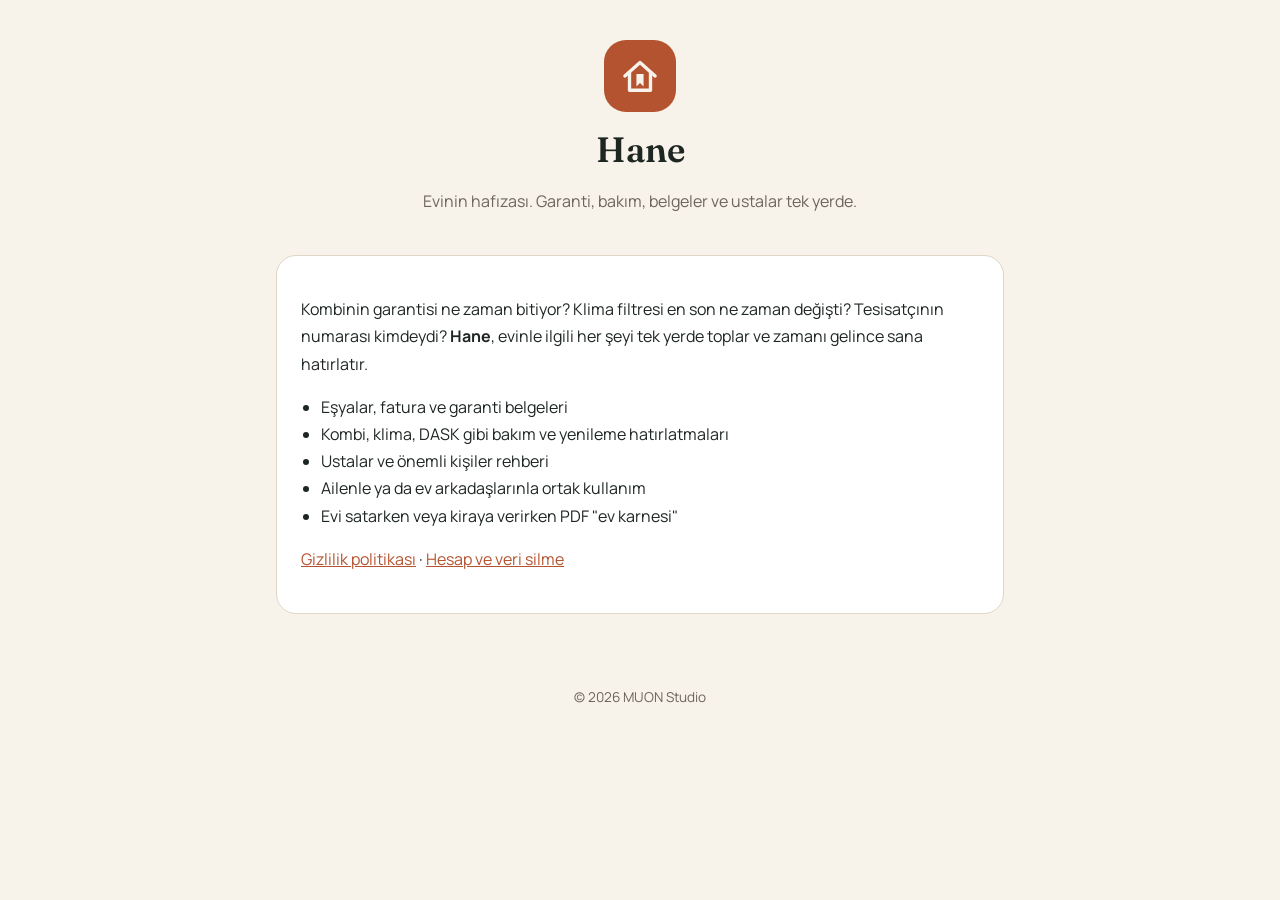
<file: index.html>
<!DOCTYPE html><html lang="tr"><head><meta charset="utf-8"><meta name="viewport" content="width=device-width,initial-scale=1"><link rel="preconnect" href="https://fonts.googleapis.com"><link href="https://fonts.googleapis.com/css2?family=Fraunces:wght@600&family=Manrope:wght@400;700&display=swap" rel="stylesheet"><link rel="stylesheet" href="style.css"><title>Hane — Evinin hafızası</title><meta name="description" content="Garanti, bakım, belgeler ve ustalar tek yerde."></head><body>
<header><div class="logo"><svg viewBox="0 0 100 100" fill="none" stroke="#F7F2EA" stroke-width="8" stroke-linecap="round" stroke-linejoin="round"><path d="M14 50 50 18 86 50"/><path d="M25 41v43h50V41"/><path d="M41.5 45h17v30L50 66.5 41.5 75z" fill="#F7F2EA" stroke="none"/></svg></div><h1>Hane</h1><p class="muted">Evinin hafızası. Garanti, bakım, belgeler ve ustalar tek yerde.</p></header>
<main><div class="card">
<p>Kombinin garantisi ne zaman bitiyor? Klima filtresi en son ne zaman değişti? Tesisatçının numarası kimdeydi? <strong>Hane</strong>, evinle ilgili her şeyi tek yerde toplar ve zamanı gelince sana hatırlatır.</p>
<ul>
<li>Eşyalar, fatura ve garanti belgeleri</li>
<li>Kombi, klima, DASK gibi bakım ve yenileme hatırlatmaları</li>
<li>Ustalar ve önemli kişiler rehberi</li>
<li>Ailenle ya da ev arkadaşlarınla ortak kullanım</li>
<li>Evi satarken veya kiraya verirken PDF "ev karnesi"</li>
</ul>
<p><a href="gizlilik.html">Gizlilik politikası</a> · <a href="hesap-silme.html">Hesap ve veri silme</a></p>
</div></main>
<footer>© 2026 MUON Studio</footer></body></html>
</file>
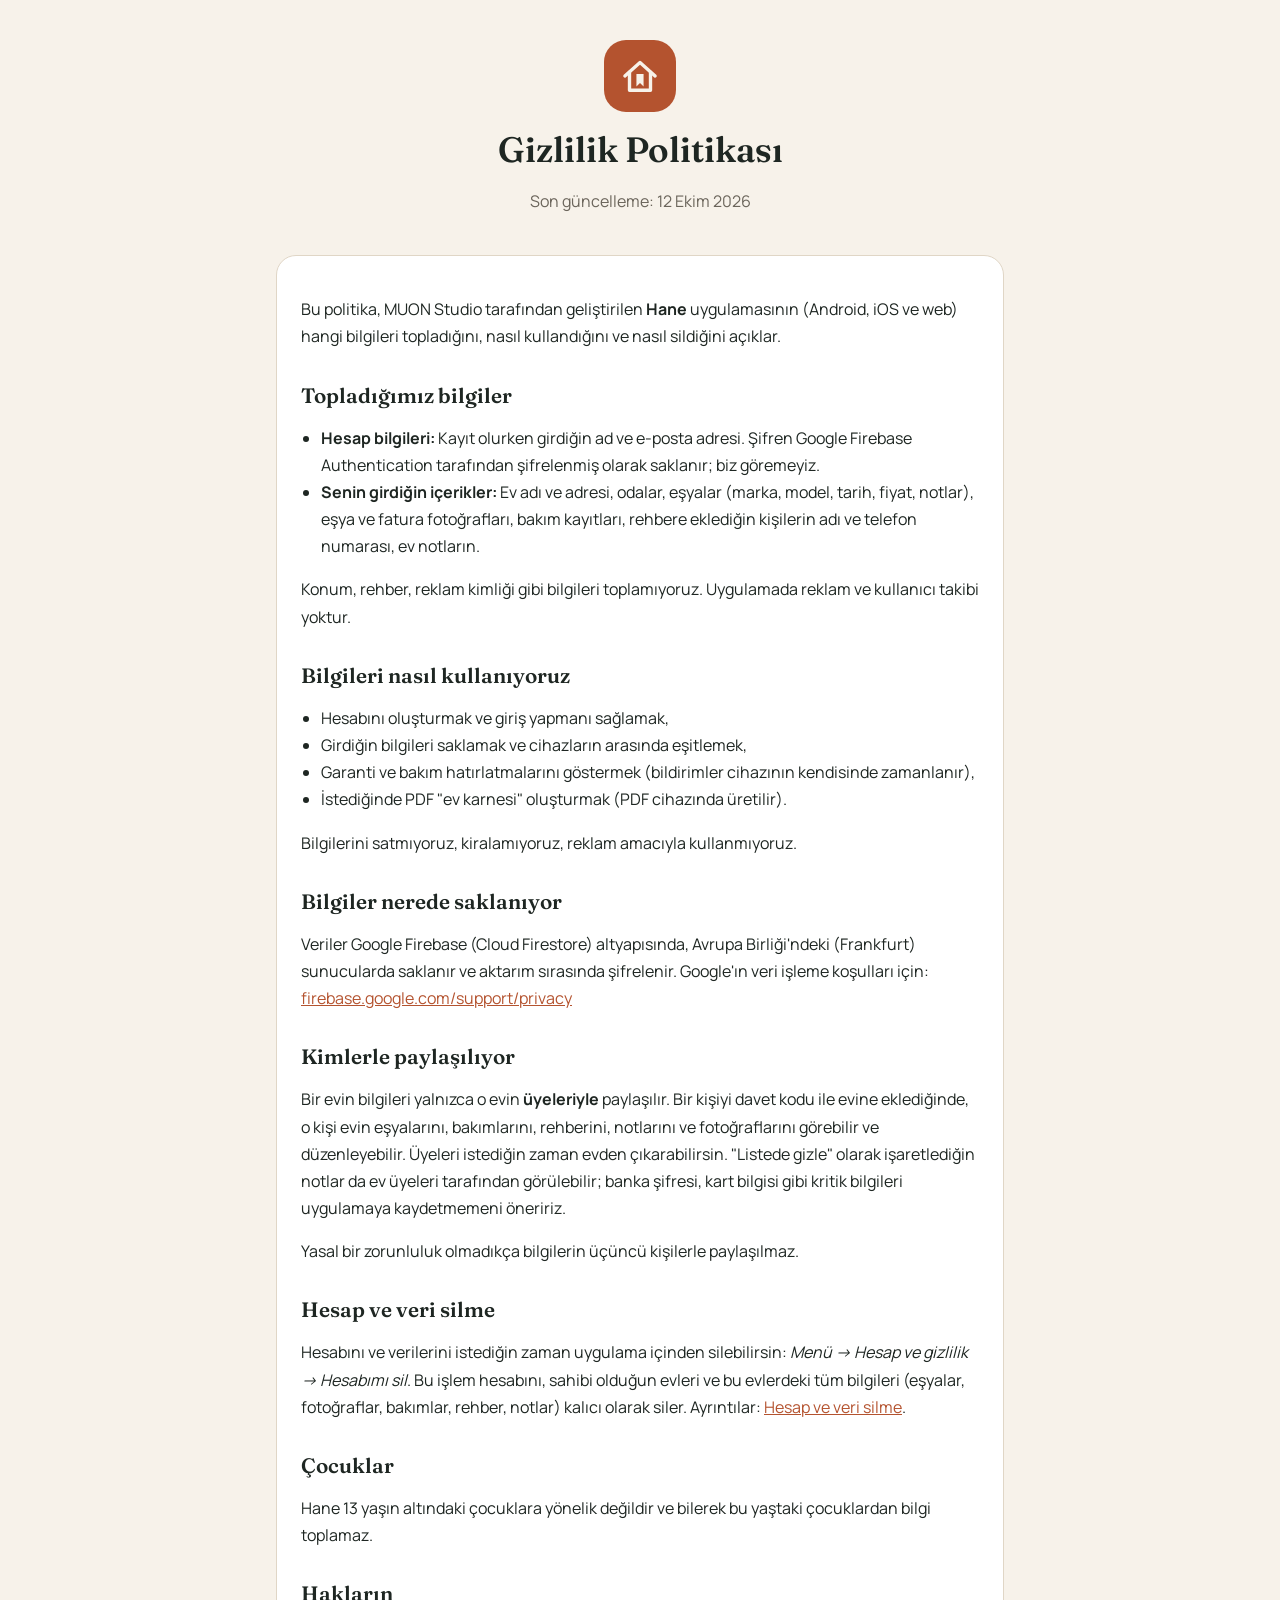
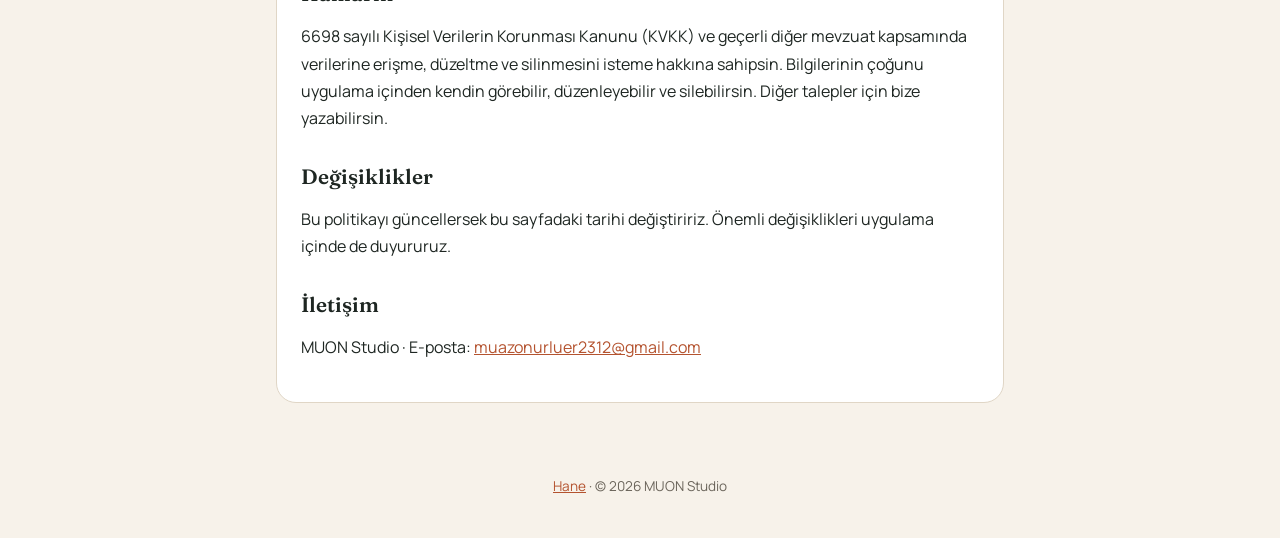
<file: gizlilik.html>
<!DOCTYPE html><html lang="tr"><head><meta charset="utf-8"><meta name="viewport" content="width=device-width,initial-scale=1"><link rel="preconnect" href="https://fonts.googleapis.com"><link href="https://fonts.googleapis.com/css2?family=Fraunces:wght@600&family=Manrope:wght@400;700&display=swap" rel="stylesheet"><link rel="stylesheet" href="style.css"><title>Gizlilik Politikası — Hane</title></head><body>
<header><div class="logo"><svg viewBox="0 0 100 100" fill="none" stroke="#F7F2EA" stroke-width="8" stroke-linecap="round" stroke-linejoin="round"><path d="M14 50 50 18 86 50"/><path d="M25 41v43h50V41"/><path d="M41.5 45h17v30L50 66.5 41.5 75z" fill="#F7F2EA" stroke="none"/></svg></div><h1>Gizlilik Politikası</h1><p class="muted">Son güncelleme: 12 Ekim 2026</p></header>
<main><div class="card">
<p>Bu politika, MUON Studio tarafından geliştirilen <strong>Hane</strong> uygulamasının (Android, iOS ve web) hangi bilgileri topladığını, nasıl kullandığını ve nasıl sildiğini açıklar.</p>

<h2>Topladığımız bilgiler</h2>
<ul>
<li><strong>Hesap bilgileri:</strong> Kayıt olurken girdiğin ad ve e-posta adresi. Şifren Google Firebase Authentication tarafından şifrelenmiş olarak saklanır; biz göremeyiz.</li>
<li><strong>Senin girdiğin içerikler:</strong> Ev adı ve adresi, odalar, eşyalar (marka, model, tarih, fiyat, notlar), eşya ve fatura fotoğrafları, bakım kayıtları, rehbere eklediğin kişilerin adı ve telefon numarası, ev notların.</li>
</ul>
<p>Konum, rehber, reklam kimliği gibi bilgileri toplamıyoruz. Uygulamada reklam ve kullanıcı takibi yoktur.</p>

<h2>Bilgileri nasıl kullanıyoruz</h2>
<ul>
<li>Hesabını oluşturmak ve giriş yapmanı sağlamak,</li>
<li>Girdiğin bilgileri saklamak ve cihazların arasında eşitlemek,</li>
<li>Garanti ve bakım hatırlatmalarını göstermek (bildirimler cihazının kendisinde zamanlanır),</li>
<li>İstediğinde PDF "ev karnesi" oluşturmak (PDF cihazında üretilir).</li>
</ul>
<p>Bilgilerini satmıyoruz, kiralamıyoruz, reklam amacıyla kullanmıyoruz.</p>

<h2>Bilgiler nerede saklanıyor</h2>
<p>Veriler Google Firebase (Cloud Firestore) altyapısında, Avrupa Birliği'ndeki (Frankfurt) sunucularda saklanır ve aktarım sırasında şifrelenir. Google'ın veri işleme koşulları için: <a href="https://firebase.google.com/support/privacy" rel="noopener">firebase.google.com/support/privacy</a></p>

<h2>Kimlerle paylaşılıyor</h2>
<p>Bir evin bilgileri yalnızca o evin <strong>üyeleriyle</strong> paylaşılır. Bir kişiyi davet kodu ile evine eklediğinde, o kişi evin eşyalarını, bakımlarını, rehberini, notlarını ve fotoğraflarını görebilir ve düzenleyebilir. Üyeleri istediğin zaman evden çıkarabilirsin. "Listede gizle" olarak işaretlediğin notlar da ev üyeleri tarafından görülebilir; banka şifresi, kart bilgisi gibi kritik bilgileri uygulamaya kaydetmemeni öneririz.</p>
<p>Yasal bir zorunluluk olmadıkça bilgilerin üçüncü kişilerle paylaşılmaz.</p>

<h2>Hesap ve veri silme</h2>
<p>Hesabını ve verilerini istediğin zaman uygulama içinden silebilirsin: <em>Menü → Hesap ve gizlilik → Hesabımı sil</em>. Bu işlem hesabını, sahibi olduğun evleri ve bu evlerdeki tüm bilgileri (eşyalar, fotoğraflar, bakımlar, rehber, notlar) kalıcı olarak siler. Ayrıntılar: <a href="hesap-silme.html">Hesap ve veri silme</a>.</p>

<h2>Çocuklar</h2>
<p>Hane 13 yaşın altındaki çocuklara yönelik değildir ve bilerek bu yaştaki çocuklardan bilgi toplamaz.</p>

<h2>Hakların</h2>
<p>6698 sayılı Kişisel Verilerin Korunması Kanunu (KVKK) ve geçerli diğer mevzuat kapsamında verilerine erişme, düzeltme ve silinmesini isteme hakkına sahipsin. Bilgilerinin çoğunu uygulama içinden kendin görebilir, düzenleyebilir ve silebilirsin. Diğer talepler için bize yazabilirsin.</p>

<h2>Değişiklikler</h2>
<p>Bu politikayı güncellersek bu sayfadaki tarihi değiştiririz. Önemli değişiklikleri uygulama içinde de duyururuz.</p>

<h2>İletişim</h2>
<p>MUON Studio · E-posta: <a href="mailto:muazonurluer2312@gmail.com">muazonurluer2312@gmail.com</a></p>
</div></main>
<footer><a href="index.html">Hane</a> · © 2026 MUON Studio</footer></body></html>
</file>
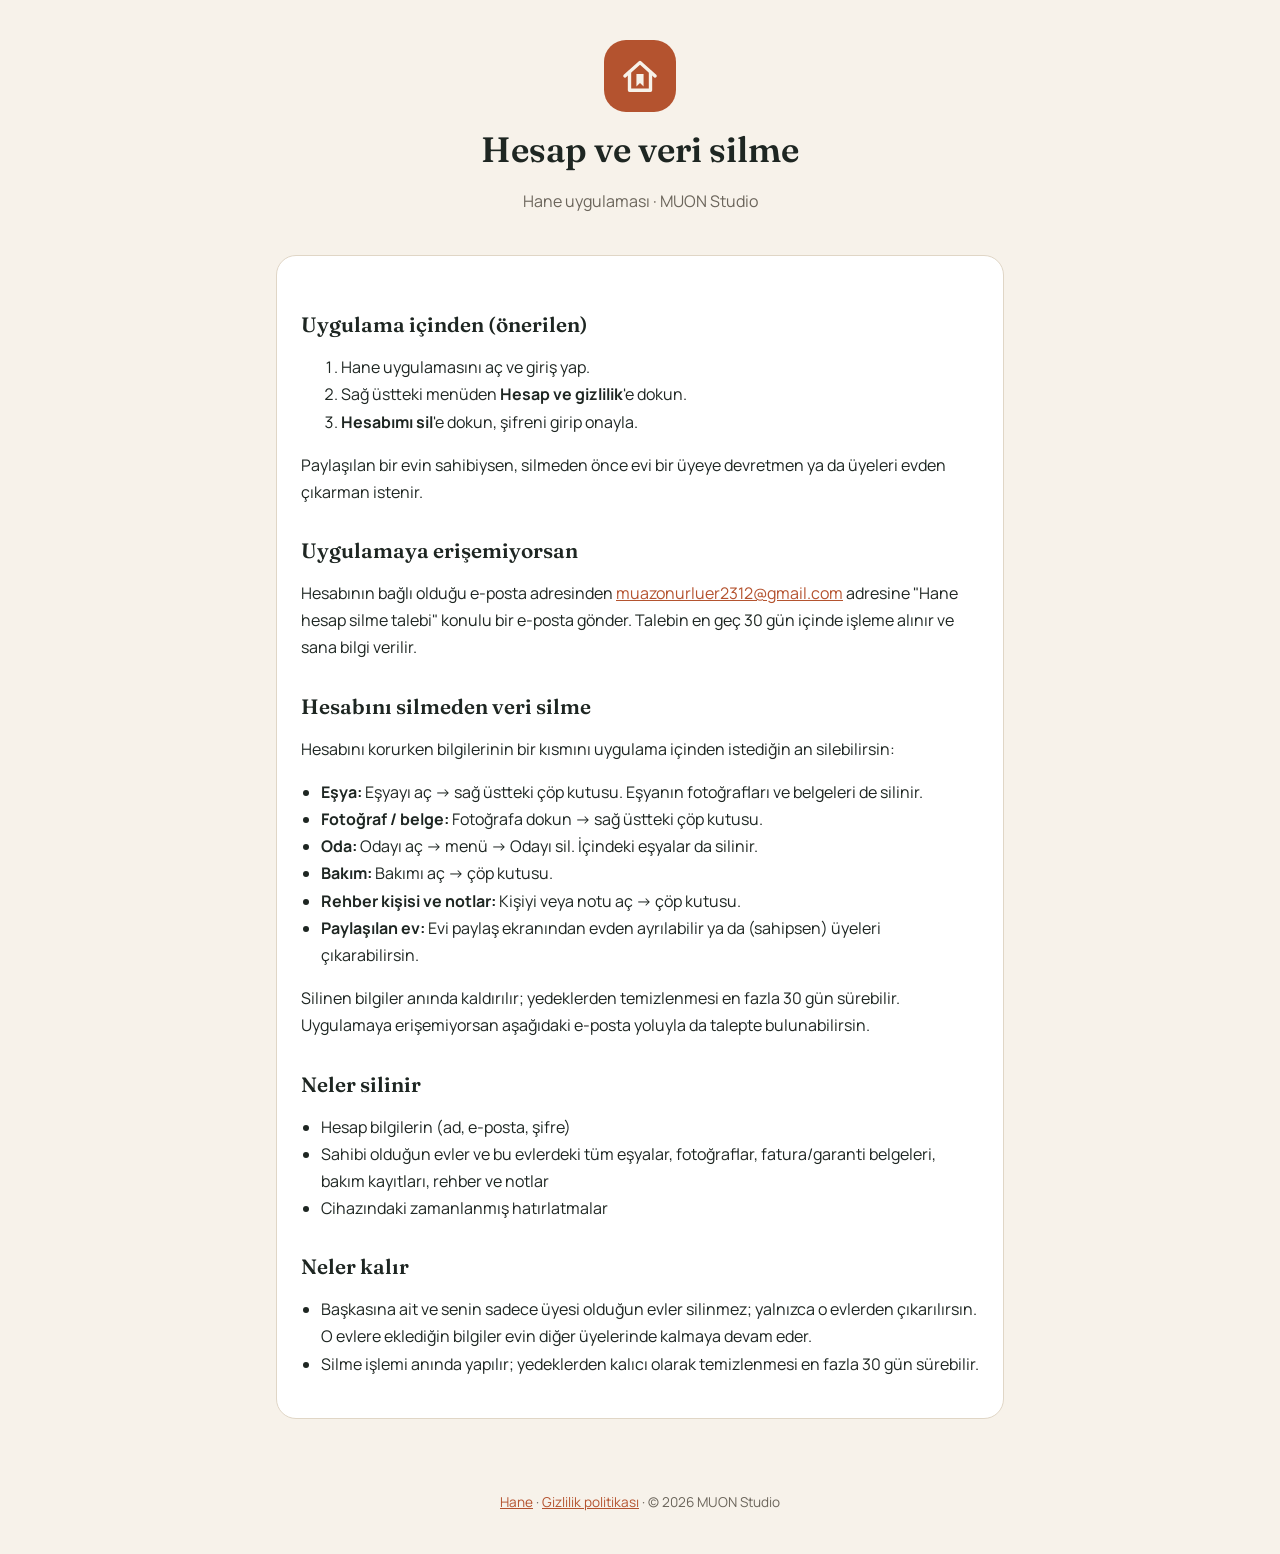
<file: hesap-silme.html>
<!DOCTYPE html><html lang="tr"><head><meta charset="utf-8"><meta name="viewport" content="width=device-width,initial-scale=1"><link rel="preconnect" href="https://fonts.googleapis.com"><link href="https://fonts.googleapis.com/css2?family=Fraunces:wght@600&family=Manrope:wght@400;700&display=swap" rel="stylesheet"><link rel="stylesheet" href="style.css"><title>Hesap ve Veri Silme — Hane</title></head><body>
<header><div class="logo"><svg viewBox="0 0 100 100" fill="none" stroke="#F7F2EA" stroke-width="8" stroke-linecap="round" stroke-linejoin="round"><path d="M14 50 50 18 86 50"/><path d="M25 41v43h50V41"/><path d="M41.5 45h17v30L50 66.5 41.5 75z" fill="#F7F2EA" stroke="none"/></svg></div><h1>Hesap ve veri silme</h1><p class="muted">Hane uygulaması · MUON Studio</p></header>
<main><div class="card">
<h2>Uygulama içinden (önerilen)</h2>
<ol>
<li>Hane uygulamasını aç ve giriş yap.</li>
<li>Sağ üstteki menüden <strong>Hesap ve gizlilik</strong>'e dokun.</li>
<li><strong>Hesabımı sil</strong>'e dokun, şifreni girip onayla.</li>
</ol>
<p>Paylaşılan bir evin sahibiysen, silmeden önce evi bir üyeye devretmen ya da üyeleri evden çıkarman istenir.</p>

<h2>Uygulamaya erişemiyorsan</h2>
<p>Hesabının bağlı olduğu e-posta adresinden <a href="mailto:muazonurluer2312@gmail.com?subject=Hane%20hesap%20silme%20talebi">muazonurluer2312@gmail.com</a> adresine "Hane hesap silme talebi" konulu bir e-posta gönder. Talebin en geç 30 gün içinde işleme alınır ve sana bilgi verilir.</p>
<h2>Hesabını silmeden veri silme</h2>
<p>Hesabını korurken bilgilerinin bir kısmını uygulama içinden istediğin an silebilirsin:</p>
<ul>
<li><strong>Eşya:</strong> Eşyayı aç → sağ üstteki çöp kutusu. Eşyanın fotoğrafları ve belgeleri de silinir.</li>
<li><strong>Fotoğraf / belge:</strong> Fotoğrafa dokun → sağ üstteki çöp kutusu.</li>
<li><strong>Oda:</strong> Odayı aç → menü → Odayı sil. İçindeki eşyalar da silinir.</li>
<li><strong>Bakım:</strong> Bakımı aç → çöp kutusu.</li>
<li><strong>Rehber kişisi ve notlar:</strong> Kişiyi veya notu aç → çöp kutusu.</li>
<li><strong>Paylaşılan ev:</strong> Evi paylaş ekranından evden ayrılabilir ya da (sahipsen) üyeleri çıkarabilirsin.</li>
</ul>
<p>Silinen bilgiler anında kaldırılır; yedeklerden temizlenmesi en fazla 30 gün sürebilir. Uygulamaya erişemiyorsan aşağıdaki e-posta yoluyla da talepte bulunabilirsin.</p>
<h2>Neler silinir</h2>
<ul>
<li>Hesap bilgilerin (ad, e-posta, şifre)</li>
<li>Sahibi olduğun evler ve bu evlerdeki tüm eşyalar, fotoğraflar, fatura/garanti belgeleri, bakım kayıtları, rehber ve notlar</li>
<li>Cihazındaki zamanlanmış hatırlatmalar</li>
</ul>
<h2>Neler kalır</h2>
<ul>
<li>Başkasına ait ve senin sadece üyesi olduğun evler silinmez; yalnızca o evlerden çıkarılırsın. O evlere eklediğin bilgiler evin diğer üyelerinde kalmaya devam eder.</li>
<li>Silme işlemi anında yapılır; yedeklerden kalıcı olarak temizlenmesi en fazla 30 gün sürebilir.</li>
</ul>
</div></main>
<footer><a href="index.html">Hane</a> · <a href="gizlilik.html">Gizlilik politikası</a> · © 2026 MUON Studio</footer></body></html>
</file>
<file: style.css>
:root{--terra:#B4532F;--ink:#1E2622;--muted:#6B655B;--cream:#F7F2EA;--line:#E0D6C6;--card:#fff}
@media (prefers-color-scheme:dark){:root{--ink:#EDE7DD;--muted:#B8B0A4;--cream:#111513;--line:#2E3532;--card:#1A201D;--terra:#E38A63}}
*{box-sizing:border-box}
body{margin:0;background:var(--cream);color:var(--ink);font:16px/1.7 'Manrope',system-ui,-apple-system,Segoe UI,Roboto,sans-serif}
header{padding:40px 16px 24px;text-align:center}
.logo{width:72px;height:72px;border-radius:22px;background:var(--terra);display:inline-flex;align-items:center;justify-content:center}
.logo svg{width:42px;height:42px}
h1,h2{font-family:'Fraunces',Georgia,serif;font-weight:600;line-height:1.25}
h1{font-size:2.2rem;margin:16px 0 4px}
h2{font-size:1.3rem;margin:32px 0 8px}
main{max-width:760px;margin:0 auto 48px;padding:0 16px}
.card{background:var(--card);border:1px solid var(--line);border-radius:20px;padding:24px}
.muted{color:var(--muted)}
a{color:var(--terra)}
ul{padding-left:20px}
.btn{display:inline-block;background:var(--terra);color:#fff;text-decoration:none;padding:12px 20px;border-radius:14px;font-weight:700}
footer{text-align:center;color:var(--muted);font-size:.85rem;padding:24px 16px 40px}
</file>
